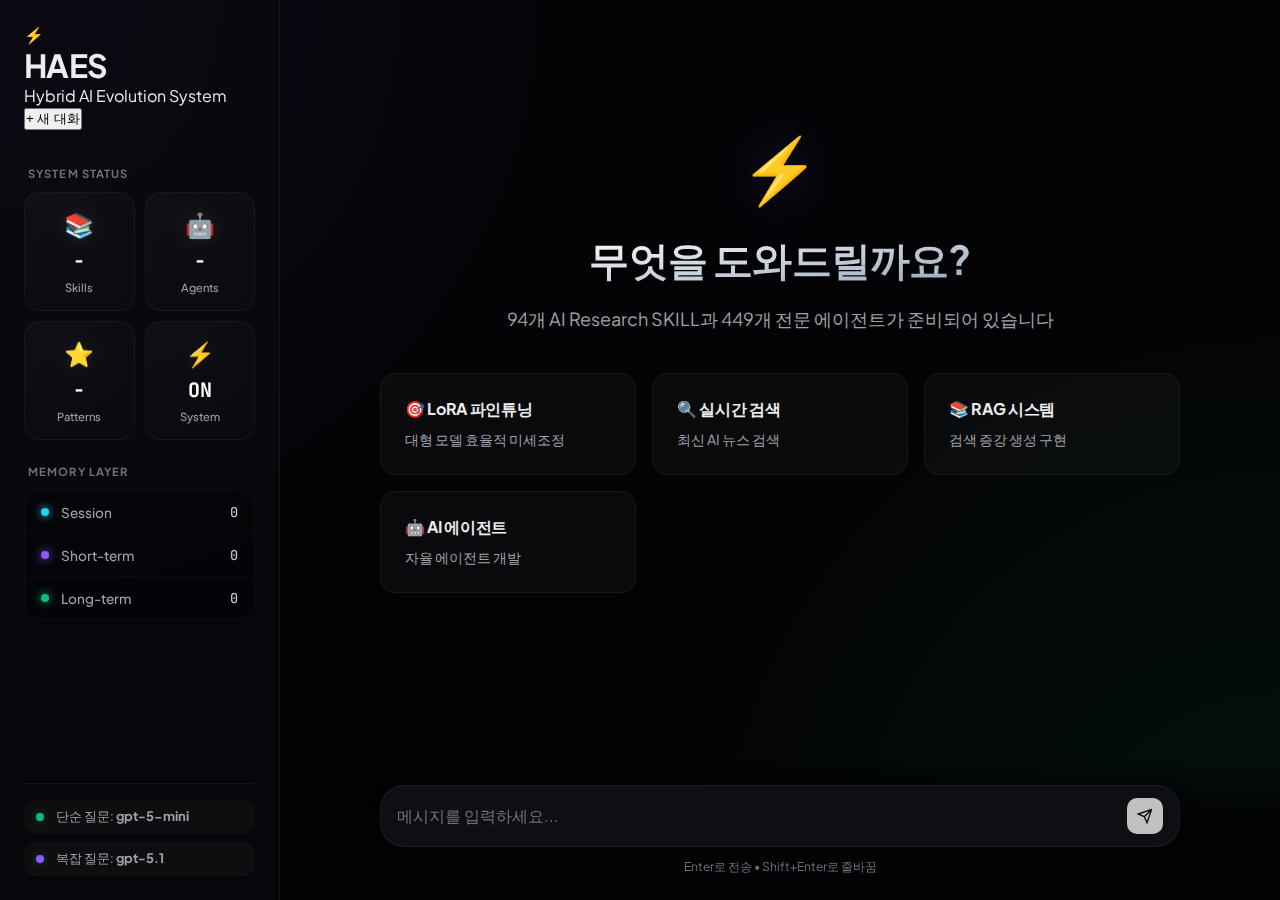
<file: static/index.html>
<!DOCTYPE html>
<html lang="ko">

<head>
    <meta charset="UTF-8">
    <meta name="viewport" content="width=device-width, initial-scale=1.0">
    <title>HAES - Hybrid AI Evolution System</title>
    <meta name="description" content="94개 AI Research SKILL + 449개 전문 에이전트 통합 시스템">

    <!-- Fonts -->
    <link rel="preconnect" href="https://fonts.googleapis.com">
    <link rel="preconnect" href="https://fonts.gstatic.com" crossorigin>
    <link
        href="https://fonts.googleapis.com/css2?family=Plus+Jakarta+Sans:wght@400;500;600;700&family=JetBrains+Mono:wght@400;500;600&display=swap"
        rel="stylesheet">

    <style>
        /* ===================================
           DESIGN TOKENS - PREMIUM FUTURISTIC
           =================================== */

        :root {
            /* Tier 1: Core Colors */
            --bg-deep: #030305;
            --bg-subtle: #0a0a0f;
            --white: #ffffff;
            --black: #000000;

            /* Accents (Neon & Glow) */
            --violet-500: #8b5cf6;
            --violet-600: #7c3aed;
            --emerald-500: #10b981;
            --cyan-400: #22d3ee;
            --rose-500: #f43f5e;

            /* Tier 2: Semantic */
            --color-bg-app: var(--bg-deep);
            --color-bg-sidebar: rgba(10, 10, 15, 0.6);
            --color-bg-surface: rgba(255, 255, 255, 0.03);
            --color-bg-surface-hover: rgba(255, 255, 255, 0.06);

            --color-border: rgba(255, 255, 255, 0.06);
            --color-border-hover: rgba(255, 255, 255, 0.12);

            --color-text-primary: #ededef;
            --color-text-secondary: #a1a1aa;
            --color-text-tertiary: #71717a;

            --color-accent-primary: var(--violet-500);
            --color-accent-secondary: var(--emerald-500);

            /* Tier 3: Component */
            --glass-blur: blur(20px);
            --sidebar-width: 280px;
            --chat-max-width: 800px;
            --header-height: 60px;

            /* Spacing 8pt Grid */
            --space-1: 4px;
            --space-2: 8px;
            --space-3: 12px;
            --space-4: 16px;
            --space-6: 24px;
            --space-8: 32px;
            --space-10: 40px;
            --space-12: 48px;
            --space-20: 80px;

            /* Radius */
            --radius-sm: 6px;
            --radius-md: 12px;
            --radius-lg: 16px;
            --radius-xl: 24px;
            --radius-full: 9999px;

            /* Shadows & Glows */
            --shadow-sm: 0 1px 2px rgba(0, 0, 0, 0.3);
            --shadow-md: 0 4px 6px -1px rgba(0, 0, 0, 0.3);
            --glow-primary: 0 0 20px rgba(139, 92, 246, 0.15);
            --glow-text: 0 0 10px rgba(139, 92, 246, 0.4);
        }

        /* ===================================
           RESET & BASE
           =================================== */

        * {
            margin: 0;
            padding: 0;
            box-sizing: border-box;
        }

        body {
            font-family: 'Plus Jakarta Sans', -apple-system, BlinkMacSystemFont, sans-serif;
            background-color: var(--color-bg-app);
            color: var(--color-text-primary);
            height: 100vh;
            overflow: hidden;
            display: flex;
            background-image:
                radial-gradient(circle at 0% 0%, rgba(139, 92, 246, 0.08), transparent 40%),
                radial-gradient(circle at 100% 100%, rgba(16, 185, 129, 0.08), transparent 40%);
        }

        .app {
            display: flex;
            width: 100%;
            height: 100%;
        }

        /* Scrollbar */
        ::-webkit-scrollbar {
            width: 6px;
            height: 6px;
        }

        ::-webkit-scrollbar-track {
            background: transparent;
        }

        ::-webkit-scrollbar-thumb {
            background: rgba(255, 255, 255, 0.1);
            border-radius: var(--radius-full);
        }

        ::-webkit-scrollbar-thumb:hover {
            background: rgba(255, 255, 255, 0.2);
        }

        /* Typography */
        h1,
        h2,
        h3 {
            font-weight: 700;
            letter-spacing: -0.02em;
        }

        .mono {
            font-family: 'JetBrains Mono', monospace;
        }

        /* ===================================
           SIDEBAR (Glassmorphism)
           =================================== */

        .sidebar {
            width: var(--sidebar-width);
            background: var(--color-bg-sidebar);
            backdrop-filter: var(--glass-blur);
            border-right: 1px solid var(--color-border);
            display: flex;
            flex-direction: column;
            padding: var(--space-6);
            gap: var(--space-6);
            z-index: 10;
        }

        /* Branding */
        .brand {
            display: flex;
            align-items: center;
            gap: var(--space-3);
            padding: var(--space-2) 0;
            margin-bottom: var(--space-2);
        }

        .brand-icon {
            width: 32px;
            height: 32px;
            background: linear-gradient(135deg, var(--violet-500), var(--cyan-400));
            border-radius: var(--radius-md);
            display: flex;
            align-items: center;
            justify-content: center;
            font-weight: 700;
            color: white;
            box-shadow: var(--glow-primary);
        }

        .brand-text {
            font-size: 1.25rem;
            font-weight: 700;
            background: linear-gradient(to right, white, var(--color-text-secondary));
            background-clip: text;
            -webkit-background-clip: text;
            -webkit-text-fill-color: transparent;
        }

        /* New Chat Button */
        .btn-new-chat {
            background: linear-gradient(135deg, rgba(255, 255, 255, 0.08), rgba(255, 255, 255, 0.03));
            border: 1px solid var(--color-border);
            color: var(--color-text-primary);
            padding: var(--space-3) var(--space-4);
            border-radius: var(--radius-lg);
            cursor: pointer;
            font-size: 0.9375rem;
            font-weight: 500;
            display: flex;
            align-items: center;
            gap: var(--space-2);
            transition: all 0.2s cubic-bezier(0.4, 0, 0.2, 1);
        }

        .btn-new-chat:hover {
            border-color: rgba(255, 255, 255, 0.2);
            background: rgba(255, 255, 255, 0.08);
            transform: translateY(-1px);
            box-shadow: var(--shadow-md);
        }

        /* Stats */
        .stats-section {
            display: flex;
            flex-direction: column;
            gap: var(--space-4);
            flex: 1;
            overflow-y: auto;
        }

        /* Sidebar Widgets */
        .sidebar-content {
            flex: 1;
            display: flex;
            flex-direction: column;
            gap: 24px;
            padding-top: 12px;
        }

        .widget-title {
            font-size: 0.7rem;
            text-transform: uppercase;
            letter-spacing: 0.1em;
            color: var(--color-text-tertiary);
            font-weight: 700;
            margin-bottom: 12px;
            padding-left: 4px;
        }

        /* Stat Grid */
        .stat-grid {
            display: grid;
            grid-template-columns: repeat(2, 1fr);
            gap: 10px;
        }

        .stat-card {
            background: linear-gradient(145deg, rgba(255, 255, 255, 0.03) 0%, rgba(255, 255, 255, 0.01) 100%);
            border: 1px solid rgba(255, 255, 255, 0.05);
            border-radius: 16px;
            padding: 16px 12px;
            display: flex;
            flex-direction: column;
            align-items: center;
            text-align: center;
            gap: 6px;
            transition: all 0.3s cubic-bezier(0.2, 0.8, 0.2, 1);
            position: relative;
            overflow: hidden;
        }

        .stat-card:hover {
            background: rgba(255, 255, 255, 0.05);
            border-color: rgba(255, 255, 255, 0.1);
            transform: translateY(-2px);
        }

        .stat-card::before {
            content: '';
            position: absolute;
            top: 0;
            left: 0;
            width: 100%;
            height: 2px;
            background: linear-gradient(90deg, transparent, var(--color-accent-primary), transparent);
            opacity: 0;
            transition: opacity 0.3s;
        }

        .stat-card:hover::before {
            opacity: 1;
        }

        .stat-icon {
            font-size: 1.5rem;
            margin-bottom: 2px;
            filter: drop-shadow(0 0 10px rgba(255, 255, 255, 0.1));
        }

        .stat-value {
            font-family: 'JetBrains Mono', monospace;
            font-size: 1.25rem;
            font-weight: 700;
            color: var(--white);
            letter-spacing: -0.02em;
        }

        .stat-label {
            font-size: 0.7rem;
            color: var(--color-text-secondary);
            font-weight: 500;
        }

        /* Memory List */
        .memory-container {
            background: rgba(0, 0, 0, 0.2);
            border: 1px solid rgba(255, 255, 255, 0.03);
            border-radius: 16px;
            overflow: hidden;
        }

        .memory-row {
            display: flex;
            align-items: center;
            justify-content: space-between;
            padding: 12px 16px;
            border-bottom: 1px solid rgba(255, 255, 255, 0.03);
            transition: background 0.2s;
        }

        .memory-row:last-child {
            border-bottom: none;
        }

        .memory-row:hover {
            background: rgba(255, 255, 255, 0.02);
        }

        .mem-left {
            display: flex;
            align-items: center;
            gap: 12px;
        }

        .mem-indicator {
            width: 8px;
            height: 8px;
            border-radius: 50%;
            box-shadow: 0 0 10px currentColor;
        }

        .mem-name {
            font-size: 0.85rem;
            color: var(--color-text-secondary);
            font-weight: 500;
        }

        .mem-val {
            font-family: 'JetBrains Mono', monospace;
            font-size: 0.85rem;
            color: var(--color-text-primary);
            opacity: 0.9;
        }

        .feature-badge {
            background: rgba(139, 92, 246, 0.1);
            border: 1px solid rgba(139, 92, 246, 0.2);
            color: #c4b5fd;
            padding: 4px 10px;
            border-radius: var(--radius-full);
            font-size: 0.75rem;
            font-weight: 600;
            display: inline-flex;
            align-items: center;
            gap: 6px;
        }

        /* Sidebar Footer */
        .sidebar-footer {
            padding-top: var(--space-4);
            border-top: 1px solid var(--color-border);
        }

        .model-selector {
            display: flex;
            align-items: center;
            gap: var(--space-3);
            padding: var(--space-2) var(--space-3);
            background: var(--color-bg-surface);
            border-radius: var(--radius-md);
            font-size: 0.8125rem;
            color: var(--color-text-secondary);
        }

        .model-dot {
            width: 8px;
            height: 8px;
            border-radius: 50%;
            background: var(--emerald-500);
            box-shadow: 0 0 8px rgba(16, 185, 129, 0.4);
        }

        /* ===================================
           MAIN CHAT (Modern Layout)
           =================================== */

        .main {
            flex: 1;
            display: flex;
            flex-direction: column;
            position: relative;
        }

        .chat-container {
            flex: 1;
            overflow-y: auto;
            scroll-behavior: smooth;
            padding-bottom: 120px;
            /* Space for input */
            display: flex;
            flex-direction: column;
        }

        .chat-wrapper {
            max-width: var(--chat-max-width);
            width: 100%;
            margin: 0 auto;
            padding: var(--space-8) var(--space-6);
            flex: 1;
            display: flex;
            flex-direction: column;
        }

        /* Welcome Screen */
        /* Welcome Screen */
        .welcome-screen {
            position: absolute;
            top: 0;
            left: 0;
            width: 100%;
            height: 100%;
            display: flex;
            flex-direction: column;
            justify-content: center;
            align-items: center;
            padding-bottom: 20vh;
            z-index: 0;
        }

        .welcome-icon {
            font-size: 4rem;
            margin-bottom: var(--space-6);
            filter: drop-shadow(0 0 30px rgba(139, 92, 246, 0.3));
        }

        .welcome-title {
            font-size: 2.5rem;
            margin-bottom: var(--space-4);
            background: linear-gradient(to bottom right, #fff, #94a3b8);
            background-clip: text;
            -webkit-background-clip: text;
            -webkit-text-fill-color: transparent;
        }

        .welcome-desc {
            font-size: 1.125rem;
            color: var(--color-text-secondary);
            margin-bottom: var(--space-10);
            max-width: 600px;
            margin-left: auto;
            margin-right: auto;
            line-height: 1.6;
        }

        /* Starter Grid */
        .starter-grid {
            display: grid;
            grid-template-columns: repeat(auto-fit, minmax(240px, 1fr));
            gap: var(--space-4);
            text-align: left;
            width: 100%;
            max-width: 800px;
            /* 중앙 정렬을 위한 최대 너비 제한 */
            margin: 0 auto;
        }

        .starter-card {
            background: var(--color-bg-surface);
            border: 1px solid var(--color-border);
            padding: var(--space-6);
            border-radius: var(--radius-lg);
            cursor: pointer;
            transition: all 0.2s ease;
            position: relative;
            overflow: hidden;
        }

        .starter-card:hover {
            border-color: var(--color-accent-primary);
            background: var(--color-bg-surface-hover);
            transform: translateY(-2px);
            box-shadow: var(--glow-primary);
        }

        .starter-card h3 {
            font-size: 1rem;
            color: var(--color-text-primary);
            margin-bottom: var(--space-2);
            display: flex;
            align-items: center;
            gap: var(--space-2);
        }

        .starter-card p {
            font-size: 0.875rem;
            color: var(--color-text-secondary);
            line-height: 1.5;
        }

        /* Messages */
        .messages {
            display: flex;
            flex-direction: column;
            gap: var(--space-6);
            width: 100%;
        }

        .message {
            display: flex;
            gap: var(--space-4);
            margin-bottom: var(--space-8);
            animation: fadeIn 0.4s ease-out;
        }

        .message-avatar {
            width: 36px;
            height: 36px;
            border-radius: var(--radius-md);
            display: flex;
            align-items: center;
            justify-content: center;
            font-size: 18px;
            flex-shrink: 0;
            box-shadow: var(--shadow-sm);
        }

        .message-avatar.user {
            background: var(--color-bg-surface);
            border: 1px solid var(--color-border);
            color: var(--color-text-secondary);
        }

        .message-avatar.assistant {
            background: linear-gradient(135deg, var(--violet-500), var(--violet-600));
            color: white;
            box-shadow: var(--glow-primary);
        }

        .message-content {
            flex: 1;
            min-width: 0;
        }

        .message-role {
            font-size: 0.875rem;
            font-weight: 600;
            color: var(--color-text-primary);
            margin-bottom: var(--space-2);
        }

        .message-text {
            font-size: 1rem;
            line-height: 1.7;
            color: var(--color-text-primary);
        }

        .message-text p {
            margin-bottom: var(--space-4);
        }

        .message-text p:last-child {
            margin-bottom: 0;
        }

        /* Code Blocks */
        .message-text pre {
            background: #0d0d12;
            border: 1px solid var(--color-border);
            border-radius: var(--radius-lg);
            padding: var(--space-4);
            margin: var(--space-4) 0;
            overflow-x: auto;
            font-family: 'JetBrains Mono', monospace;
            font-size: 0.875rem;
        }

        .message-text code {
            font-family: 'JetBrains Mono', monospace;
            background: rgba(255, 255, 255, 0.08);
            padding: 0.2em 0.4em;
            border-radius: 4px;
            font-size: 0.9em;
            color: #e2e8f0;
        }

        .message-text pre code {
            background: transparent;
            padding: 0;
            border-radius: 0;
            color: inherit;
        }

        .message-text ul,
        .message-text ol {
            margin-left: 1.5rem;
            margin-bottom: var(--space-4);
        }

        .message-text strong {
            color: var(--cyan-400);
            font-weight: 600;
        }

        /* New Metadata Design */
        .message-meta {
            margin-top: var(--space-4);
            padding-top: var(--space-3);
            border-top: 1px solid var(--color-border);
            display: flex;
            align-items: center;
            gap: var(--space-4);
            font-size: 0.75rem;
            color: var(--color-text-secondary);
        }

        .meta-item {
            display: flex;
            align-items: center;
            gap: 6px;
        }

        .meta-item.skill {
            background: rgba(16, 185, 129, 0.1);
            color: var(--emerald-500);
            padding: 2px 8px;
            border-radius: 4px;
            font-weight: 500;
        }

        /* Feedback Buttons */
        .feedback-actions {
            display: flex;
            gap: var(--space-2);
            margin-left: auto;
        }

        .feedback-btn {
            background: transparent;
            border: 1px solid transparent;
            color: var(--color-text-secondary);
            width: 28px;
            height: 28px;
            border-radius: var(--radius-sm);
            cursor: pointer;
            display: flex;
            align-items: center;
            justify-content: center;
            transition: all 0.2s;
        }

        .feedback-btn:hover {
            background: var(--color-bg-surface-hover);
            color: var(--color-text-primary);
        }

        .feedback-btn.active {
            color: var(--violet-500);
            background: rgba(139, 92, 246, 0.1);
            border-color: rgba(139, 92, 246, 0.2);
        }

        /* ===================================
           INPUT AREA (Floating)
           =================================== */

        .input-area {
            position: fixed;
            bottom: 0;
            left: var(--sidebar-width);
            right: 0;
            padding: var(--space-6);
            background: linear-gradient(to top, var(--bg-deep) 60%, transparent);
            z-index: 20;
        }

        .input-wrapper {
            max-width: var(--chat-max-width);
            margin: 0 auto;
            position: relative;
        }

        .input-container {
            background: rgba(20, 20, 25, 0.7);
            backdrop-filter: blur(16px);
            border: 1px solid var(--color-border);
            border-radius: var(--radius-xl);
            padding: 12px 16px;
            /* Reduced vertical padding */
            display: flex;
            align-items: center;
            /* Center align items vertically */
            gap: var(--space-3);
            box-shadow: 0 4px 20px rgba(0, 0, 0, 0.2);
            transition: all 0.2s ease;
        }

        .input-container:focus-within {
            border-color: rgba(139, 92, 246, 0.3);
            box-shadow: 0 0 0 1px rgba(139, 92, 246, 0.1), 0 8px 30px rgba(0, 0, 0, 0.3);
        }

        .input-field {
            flex: 1;
            background: transparent;
            border: none;
            outline: none;
            color: var(--color-text-primary);
            font-size: 1rem;
            line-height: 1.5;
            resize: none;
            max-height: 200px;
            font-family: inherit;
            /* 사용자 요청 반영 */
            text-align: left;
            padding: 4px 0;
            /* Add slight padding for comfort */
        }

        .input-field::placeholder {
            color: var(--color-text-tertiary);
            text-align: left;
        }

        .send-btn {
            width: 36px;
            height: 36px;
            border-radius: 10px;
            background: var(--color-text-primary);
            color: var(--bg-deep);
            border: none;
            cursor: pointer;
            display: flex;
            align-items: center;
            justify-content: center;
            transition: all 0.2s;
            opacity: 0.8;
            flex-shrink: 0;
            /* Prevent shrinking */
        }

        .send-btn:hover:not(:disabled) {
            opacity: 1;
            transform: scale(1.05);
            box-shadow: 0 0 10px rgba(255, 255, 255, 0.3);
        }

        .send-btn:disabled {
            opacity: 0.3;
            cursor: not-allowed;
        }

        .input-footer {
            text-align: center;
            margin-top: var(--space-3);
            font-size: 0.75rem;
            color: var(--color-text-tertiary);
        }

        /* Animations */
        @keyframes fadeSlideUp {
            from {
                opacity: 0;
                transform: translateY(20px);
            }

            to {
                opacity: 1;
                transform: translateY(0);
            }
        }

        @keyframes fadeIn {
            from {
                opacity: 0;
            }

            to {
                opacity: 1;
            }
        }

        /* Mobile */
        @media (max-width: 768px) {
            .sidebar {
                display: none;
            }

            .input-area {
                left: 0;
            }

            .welcome-screen {
                left: 0;
            }
        }

        /* ===================================
           ACCESSIBILITY
           =================================== */

        @media (prefers-reduced-motion: reduce) {

            *,
            *::before,
            *::after {
                animation-duration: 0.01ms !important;
                transition-duration: 0.01ms !important;
            }
        }

        :focus-visible {
            outline: 2px solid var(--color-accent);
            outline-offset: 2px;
        }
    </style>
</head>

<body>
    <div class="app">
        <!-- Sidebar -->
        <aside class="sidebar">
            <div class="sidebar-header">
                <div class="logo">
                    <div class="logo-icon">⚡</div>
                    <div class="logo-text">
                        <h1>HAES</h1>
                        <span>Hybrid AI Evolution System</span>
                    </div>
                </div>
                <button class="new-chat-btn" onclick="startNewChat()">
                    <span>+</span> 새 대화
                </button>
            </div>

            <!-- Sidebar Widgets -->
            <div class="sidebar-content">
                <!-- Status Grid -->
                <div class="widget-group">
                    <div class="widget-title">System Status</div>
                    <div class="stat-grid">
                        <div class="stat-card">
                            <div class="stat-icon">📚</div>
                            <div class="stat-value" id="skill-count">-</div>
                            <div class="stat-label">Skills</div>
                        </div>
                        <div class="stat-card">
                            <div class="stat-icon">🤖</div>
                            <div class="stat-value" id="agent-count">-</div>
                            <div class="stat-label">Agents</div>
                        </div>
                        <div class="stat-card">
                            <div class="stat-icon">⭐</div>
                            <div class="stat-value" id="pattern-count">-</div>
                            <div class="stat-label">Patterns</div>
                        </div>
                        <div class="stat-card">
                            <div class="stat-icon">⚡</div>
                            <div class="stat-value">ON</div>
                            <div class="stat-label">System</div>
                        </div>
                    </div>
                </div>

                <!-- Memory Widget -->
                <div class="widget-group">
                    <div class="widget-title">Memory Layer</div>
                    <div class="memory-container">
                        <div class="memory-row">
                            <div class="mem-left">
                                <div class="mem-indicator" style="background: var(--cyan-400); color: var(--cyan-400);">
                                </div>
                                <span class="mem-name">Session</span>
                            </div>
                            <span class="mem-val" id="session-memory">0</span>
                        </div>
                        <div class="memory-row">
                            <div class="mem-left">
                                <div class="mem-indicator"
                                    style="background: var(--violet-500); color: var(--violet-500);"></div>
                                <span class="mem-name">Short-term</span>
                            </div>
                            <span class="mem-val" id="short-memory">0</span>
                        </div>
                        <div class="memory-row">
                            <div class="mem-left">
                                <div class="mem-indicator"
                                    style="background: var(--emerald-500); color: var(--emerald-500);"></div>
                                <span class="mem-name">Long-term</span>
                            </div>
                            <span class="mem-val" id="long-memory">0</span>
                        </div>
                    </div>
                </div>
            </div>

            <div class="sidebar-footer">
                <div class="model-selector">
                    <div class="model-dot"></div>
                    <span class="model-name">
                        단순 질문: <strong>gpt-5-mini</strong>
                    </span>
                </div>
                <div class="model-selector" style="margin-top: var(--space-2);">
                    <div class="model-dot" style="background: var(--violet-500);"></div>
                    <span class="model-name">
                        복잡 질문: <strong>gpt-5.1</strong>
                    </span>
                </div>
            </div>
        </aside>

        <!-- Main Content -->
        <main class="main">
            <!-- Welcome Screen (Moved outside chat-wrapper) -->
            <div class="welcome-screen" id="welcome-screen">
                <div class="welcome-icon">⚡</div>
                <h2 class="welcome-title">무엇을 도와드릴까요?</h2>
                <p class="welcome-desc">
                    94개 AI Research SKILL과 449개 전문 에이전트가 준비되어 있습니다
                </p>

                <div class="starter-grid">
                    <div class="starter-card" onclick="sendQuery('LoRA 파인튜닝 방법 알려줘')">
                        <h3>🎯 LoRA 파인튜닝</h3>
                        <p>대형 모델 효율적 미세조정</p>
                    </div>
                    <div class="starter-card" onclick="sendQuery('GPT-5 최신 뉴스 검색해줘')">
                        <h3>🔍 실시간 검색</h3>
                        <p>최신 AI 뉴스 검색</p>
                    </div>
                    <div class="starter-card" onclick="sendQuery('RAG 시스템 구축 방법')">
                        <h3>📚 RAG 시스템</h3>
                        <p>검색 증강 생성 구현</p>
                    </div>
                    <div class="starter-card" onclick="sendQuery('LangChain 에이전트 만들기')">
                        <h3>🤖 AI 에이전트</h3>
                        <p>자율 에이전트 개발</p>
                    </div>
                </div>
            </div>
            <div class="chat-container" id="chat-container">
                <div class="chat-wrapper">
                    <!-- Messages will be injected here -->
                    <div class="messages" id="messages" style="display: none;"></div>
                </div>
            </div>

            <!-- Input Area -->
            <div class="input-area">
                <div class="input-wrapper">
                    <div class="input-container">
                        <textarea class="input-field" id="input-field" placeholder="메시지를 입력하세요..." rows="1"
                            onkeydown="handleKeyDown(event)" oninput="autoResize(this)"></textarea>
                        <button class="send-btn" id="send-btn" onclick="sendMessage()">
                            <svg width="16" height="16" viewBox="0 0 24 24" fill="none" stroke="currentColor"
                                stroke-width="2">
                                <path d="M22 2L11 13M22 2L15 22L11 13M22 2L2 9L11 13" />
                            </svg>
                        </button>
                    </div>
                    <div class="input-footer">
                        <span class="input-hint">Enter로 전송 • Shift+Enter로 줄바꿈</span>
                    </div>
                </div>
            </div>
        </main>
    </div>

    <script>
        const API_URL = 'http://localhost:8000';
        let conversationStarted = false;

        // Initialize
        async function init() {
            await loadStats();
            await checkHealth();
        }

        // Load Stats
        async function loadStats() {
            try {
                const res = await fetch(`${API_URL}/stats`);
                const data = await res.json();

                document.getElementById('skill-count').textContent = data.skills_indexed;
                document.getElementById('agent-count').textContent = data.agents_loaded;
                document.getElementById('pattern-count').textContent = data.learned_patterns;
                document.getElementById('session-memory').textContent = data.session_memory;
                document.getElementById('short-memory').textContent = data.short_term_memory;
                document.getElementById('long-memory').textContent = data.long_term_memory;
            } catch (e) {
                console.error('Stats error:', e);
            }
        }

        // Health Check
        async function checkHealth() {
            try {
                const res = await fetch(`${API_URL}/health`);
                const data = await res.json();
                document.getElementById('routing-model').textContent = data.models.routing;
                document.getElementById('main-model').textContent = data.models.main;
            } catch (e) {
                console.error('Health error:', e);
            }
        }

        // Send Query (from starter cards)
        function sendQuery(query) {
            document.getElementById('input-field').value = query;
            sendMessage();
        }

        // Send Message
        async function sendMessage() {
            const input = document.getElementById('input-field');
            const query = input.value.trim();
            if (!query) return;

            const sendBtn = document.getElementById('send-btn');
            sendBtn.disabled = true;
            input.value = '';
            autoResize(input);

            // Hide welcome, show messages
            if (!conversationStarted) {
                document.getElementById('welcome-screen').style.display = 'none';
                document.getElementById('messages').style.display = 'flex';
                conversationStarted = true;
            }

            // Add user message
            addMessage('user', query);

            // Add loading
            const loadingId = addLoading();

            try {
                const res = await fetch(`${API_URL}/chat`, {
                    method: 'POST',
                    headers: { 'Content-Type': 'application/json' },
                    body: JSON.stringify({ query })
                });
                const data = await res.json();

                removeLoading(loadingId);
                addMessage('assistant', data.response, {
                    mode: data.mode,
                    skills: data.skills_used,
                    time: data.execution_time
                });

                loadStats();
            } catch (e) {
                removeLoading(loadingId);
                addMessage('assistant', '오류가 발생했습니다. 다시 시도해주세요.');
            }

            sendBtn.disabled = false;
            input.focus();
        }

        // Add Message
        function addMessage(role, content, meta = null) {
            const container = document.getElementById('messages');

            let html = formatMarkdown(content);

            let metaHtml = '';
            if (meta) {
                const skills = meta.skills.map(s =>
                    `<span class="meta-item skill">${s}</span>`
                ).join('');

                metaHtml = `
                    <div class="message-meta">
                        <span class="meta-item">🏷️ ${meta.mode}</span>
                        ${skills}
                        <span class="meta-item">⏱️ ${meta.time ? meta.time.toFixed(1) : '?'}s</span>
                        
                        <div class="feedback-actions">
                            <button class="feedback-btn" onclick="sendFeedback(this, 5)" title="좋아요 (기억 강화)">👍</button>
                            <button class="feedback-btn" onclick="sendFeedback(this, 1)" title="싫어요">👎</button>
                        </div>
                    </div>
                `;
            }

            const messageHtml = `
                <div class="message">
                    <div class="message-avatar ${role}">
                        ${role === 'user' ? '👤' : '⚡'}
                    </div>
                    <div class="message-content">
                        <div class="message-role">${role === 'user' ? '나' : 'HAES'}</div>
                        <div class="message-text">${html}</div>
                        ${metaHtml}
                    </div>
                </div>
            `;

            container.insertAdjacentHTML('beforeend', messageHtml);
            scrollToBottom();
        }

        // Add Loading
        function addLoading() {
            const id = 'loading-' + Date.now();
            const container = document.getElementById('messages');

            container.insertAdjacentHTML('beforeend', `
                <div class="message" id="${id}">
                    <div class="message-avatar assistant">⚡</div>
                    <div class="message-content">
                        <div class="message-role">HAES</div>
                        <div class="loading-dots">
                            <span></span><span></span><span></span>
                        </div>
                    </div>
                </div>
            `);

            scrollToBottom();
            return id;
        }

        // Remove Loading
        function removeLoading(id) {
            const el = document.getElementById(id);
            if (el) el.remove();
        }

        // Format Markdown
        function formatMarkdown(text) {
            return text
                .replace(/```(\w*)\n([\s\S]*?)```/g, '<pre><code>$2</code></pre>')
                .replace(/`([^`]+)`/g, '<code>$1</code>')
                .replace(/\*\*([^*]+)\*\*/g, '<strong>$1</strong>')
                .replace(/^### (.+)$/gm, '<h3>$1</h3>')
                .replace(/^## (.+)$/gm, '<h2>$1</h2>')
                .replace(/^- (.+)$/gm, '<li>$1</li>')
                .replace(/\n\n/g, '</p><p>')
                .replace(/\n/g, '<br>')
                .replace(/^(.+)$/gm, '<p>$1</p>')
                .replace(/<p><\/p>/g, '')
                .replace(/<p>(<h[23]>)/g, '$1')
                .replace(/(<\/h[23]>)<\/p>/g, '$1');
        }

        // Scroll to Bottom
        function scrollToBottom() {
            const container = document.getElementById('chat-container');
            container.scrollTop = container.scrollHeight;
        }

        // Handle Key Down
        function handleKeyDown(e) {
            if (e.key === 'Enter' && !e.shiftKey) {
                e.preventDefault();
                sendMessage();
            }
        }

        // Auto Resize
        function autoResize(el) {
            el.style.height = 'auto';
            el.style.height = Math.min(el.scrollHeight, 200) + 'px';
        }

        // Start New Chat
        function startNewChat() {
            document.getElementById('messages').innerHTML = '';
            document.getElementById('messages').style.display = 'none';
            document.getElementById('welcome-screen').style.display = 'block';
            conversationStarted = false;

            fetch(`${API_URL}/history`, { method: 'DELETE' });
        }

        // Send Feedback
        async function sendFeedback(btn, score) {
            // 시각적 효과
            const actions = btn.parentElement;
            const buttons = actions.querySelectorAll('.feedback-btn');
            buttons.forEach(b => b.classList.remove('active'));
            btn.classList.add('active');

            try {
                // API 호출
                const res = await fetch(`${API_URL}/feedback`, {
                    method: 'POST',
                    headers: { 'Content-Type': 'application/json' },
                    body: JSON.stringify({
                        score: score,
                        comment: score >= 4 ? "User Feedback: Like" : "User Feedback: Dislike"
                    })
                });

                // 통계 갱신 (장기 기억 승격 확인용)
                setTimeout(loadStats, 500);

            } catch (e) {
                console.error('Feedback failed:', e);
                alert('피드백 전송에 실패했습니다.');
            }
        }

        // Initialize
        init();
    </script>
</body>

</html>
</file>
